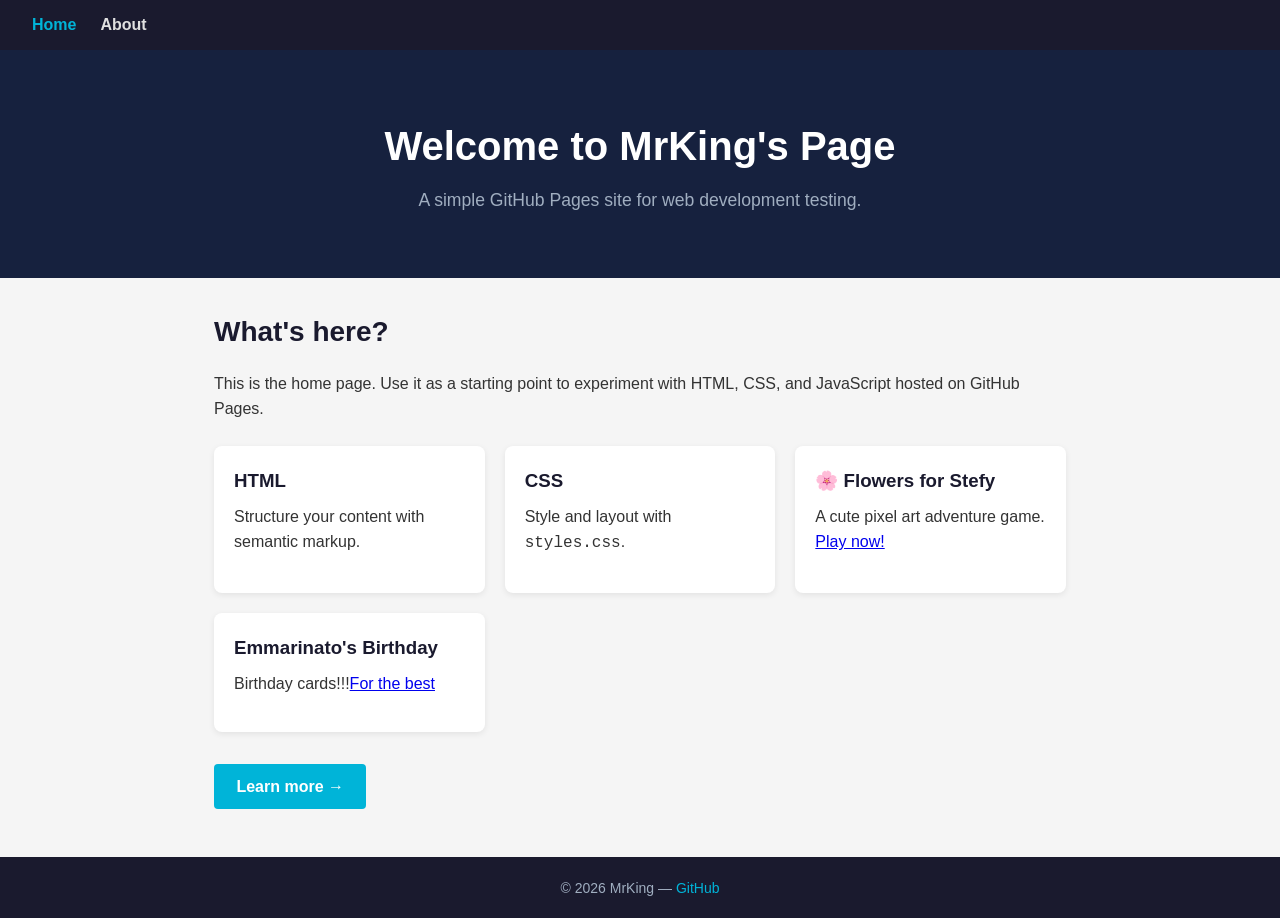
<file: index.html>
<!DOCTYPE html>
<html lang="en">
<head>
  <meta charset="UTF-8" />
  <meta name="viewport" content="width=device-width, initial-scale=1.0" />
  <meta name="description" content="MrKing's GitHub Pages – web development testing ground." />
  <title>MrKing | Home</title>
  <link rel="stylesheet" href="styles.css" />
</head>
<body>

  <nav>
    <ul>
      <li><a href="index.html" class="active">Home</a></li>
      <li><a href="about.html">About</a></li>
    </ul>
  </nav>

  <header>
    <h1>Welcome to MrKing's Page</h1>
    <p>A simple GitHub Pages site for web development testing.</p>
  </header>

  <main>
    <h2>What's here?</h2>
    <p>
      This is the home page. Use it as a starting point to experiment with HTML,
      CSS, and JavaScript hosted on GitHub Pages.
    </p>

    <div class="card-grid">
      <div class="card">
        <h3>HTML</h3>
        <p>Structure your content with semantic markup.</p>
      </div>
      <div class="card">
        <h3>CSS</h3>
        <p>Style and layout with <code>styles.css</code>.</p>
      </div>
      <div class="card">
        <h3>🌸 Flowers for Stefy</h3>
        <p>A cute pixel art adventure game. <a href="stefy/">Play now!</a></p>
      </div>
      <div class="card">
        <h3>Emmarinato's Birthday</h3>
        <p>Birthday cards!!!<a href="rinato/">For the best</a></p>
      </div>
    </div>

    <p style="margin-top:2rem;">
      <a class="btn" href="about.html">Learn more &rarr;</a>
    </p>
  </main>

  <footer>
    <p>&copy; 2026 MrKing &mdash; <a href="https://github.com/MrKingHatter/mrking.github.io">GitHub</a></p>
  </footer>

</body>
</html>
</file>
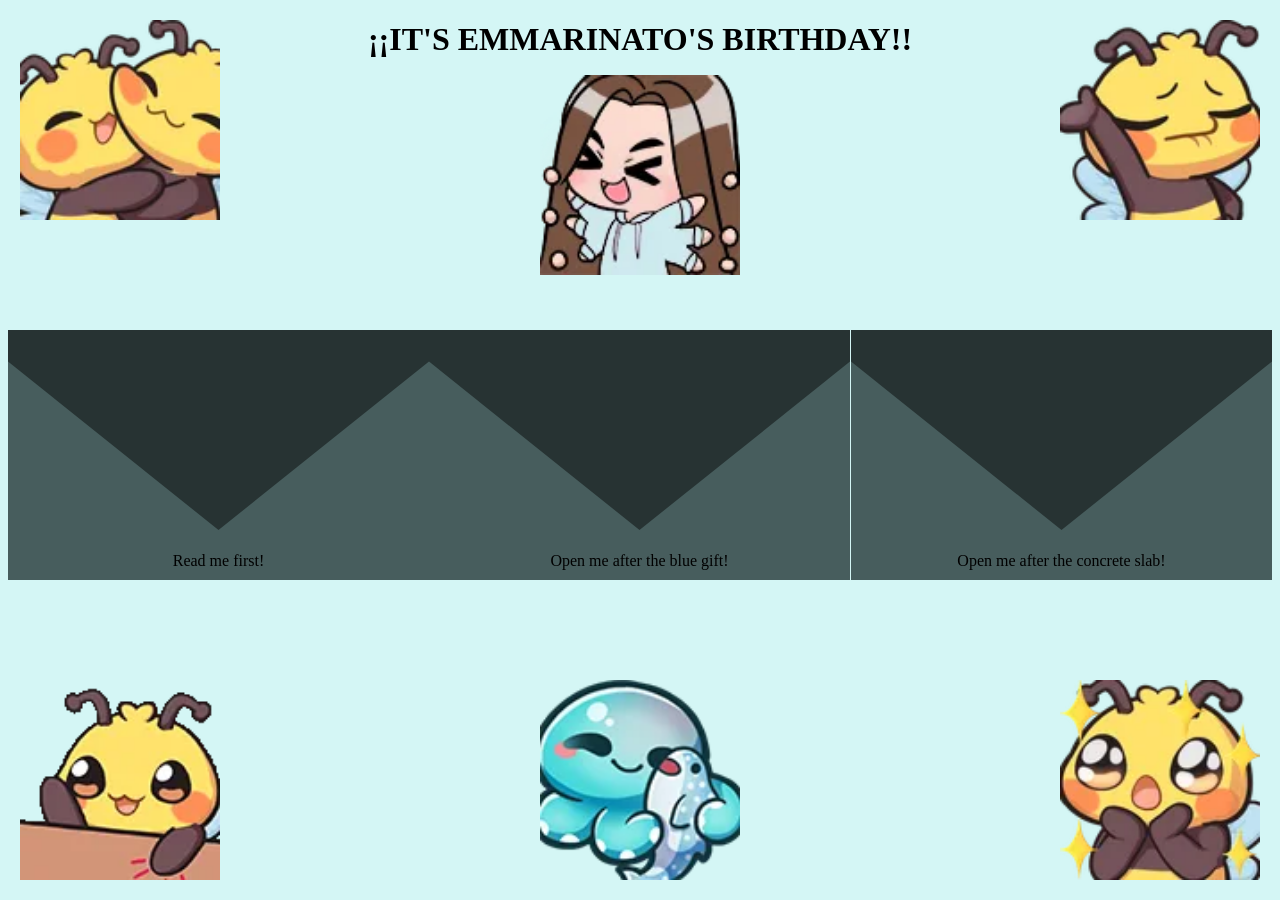
<file: rinato/index.html>
<!DOCTYPE html>
<html lang="en">
<head>
    <meta charset="UTF-8">
    <meta name="viewport" content="width=device-width, initial-scale=1.0">
    <title>EMMARINATO'S BIRTHDAY</title>
    <link href="style.css" rel="stylesheet">
</head>
<body>
    <h1 class="title">¡¡IT'S EMMARINATO'S BIRTHDAY!!</h1>
    <img class="icn icn0" src="Resources/emma.webp">
    <img class="icn icn1" src="Resources/beehug.webp">
    <img class="icn icn2" src="Resources/beeslay.webp">
    <img class="icn icn3" src="Resources/octhug.webp">
    <img class="icn icn4" src="Resources/beeawe.webp">
    <img class="icn icn5" src="Resources/beetap.webp">
    <div class="matrix">
        <iframe class="framed-envelope" src="Envelopes/EmmaWelcome.html" frameborder="0" scrolling="no" title="envelope"></iframe>
        <iframe class="framed-envelope" src="Envelopes/EmmaG1.html" frameborder="0" scrolling="no" title="envelope"></iframe>
        <iframe class="framed-envelope" src="Envelopes/EmmaG2.html" frameborder="0" scrolling="no" title="envelope"></iframe>
    </div>
</body>
</html>
</file>
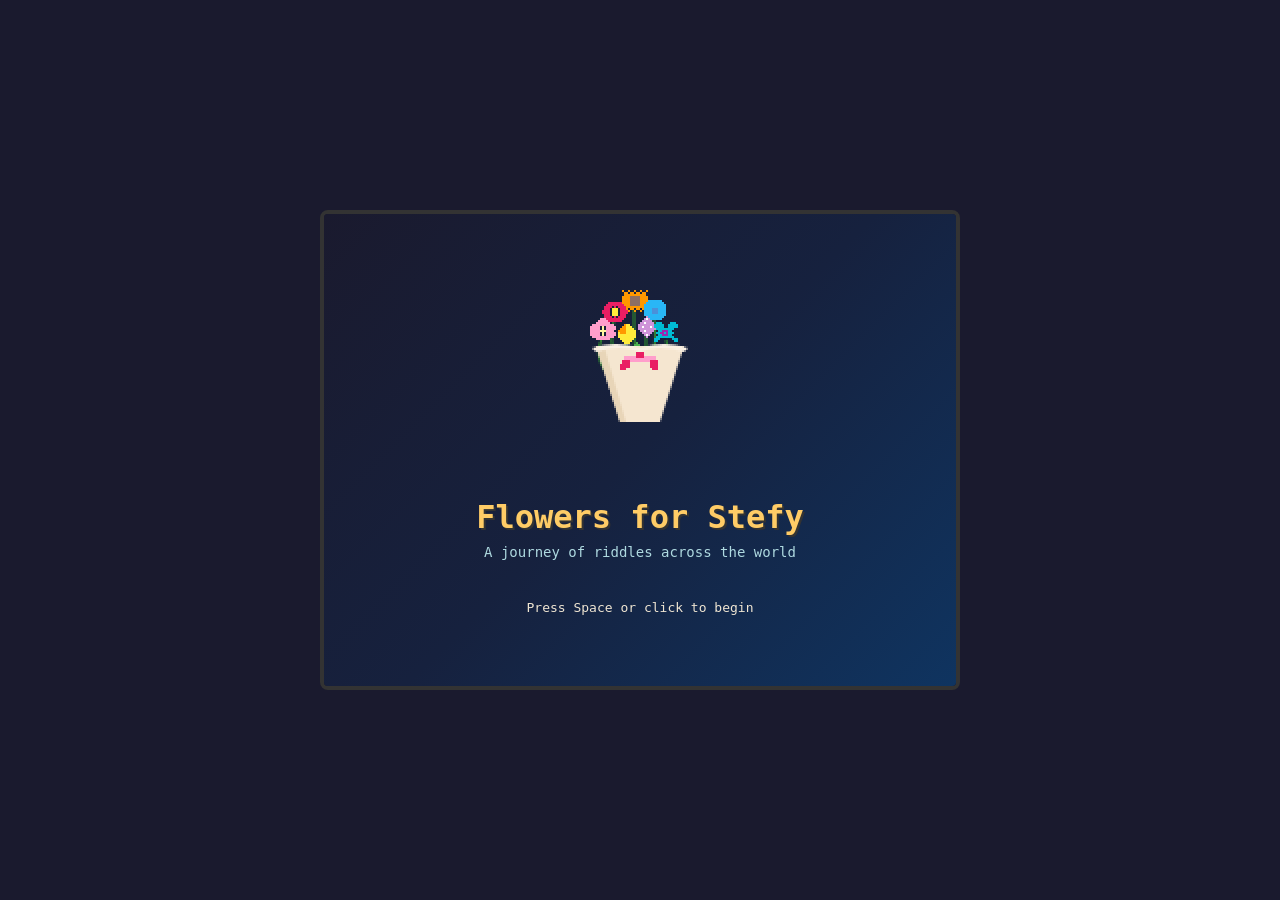
<file: stefy/index.html>
<!DOCTYPE html>
<html lang="en">
<head>
  <meta charset="UTF-8" />
  <meta name="viewport" content="width=device-width, initial-scale=1.0" />
  <meta name="description" content="Flowers for Stefy" />
  <title>Flowers for Stefy</title>
  <link rel="stylesheet" href="styles.css" />
</head>
<body>
  <div id="unsupported-screen" class="hidden">
    <h1>🌸 Flowers for Stefy</h1>
    <p>This game is best experienced on a <strong>desktop computer</strong> using <strong>Chrome</strong> or <strong>Edge</strong>.</p>
    <p>Please open this link on a PC/Mac in one of those browsers to play!</p>
  </div>
  <div id="game-container">
    <canvas id="game-canvas" width="640" height="480"></canvas>
    <div id="dialog-box" class="hidden">
      <div id="dialog-speaker"></div>
      <div id="dialog-text"></div>
      <div id="dialog-choices" class="hidden"></div>
      <div id="dialog-prompt">▼ Press Space</div>
    </div>
    <div id="ui-overlay">
      <div id="flower-count">🌸 <span id="flowers-collected">0</span>/7</div>
      <div id="objective-display" class="hidden"></div>
      <div id="location-name"></div>
      <div id="hint-prompt" class="hidden">Press H for hint</div>
      <button id="music-toggle" title="Toggle music (M)">♪</button>
    </div>
    <div id="title-screen">
      <canvas id="title-art" width="128" height="96"></canvas>
      <h1>Flowers for Stefy</h1>
      <p class="subtitle">A journey of riddles across the world</p>
      <p class="start-prompt">Press Space or click to begin</p>
    </div>
  </div>
  <script type="module" src="game/main.js"></script>
  <script>
    (function() {
      var ua = navigator.userAgent;
      var isDesktop = !/Mobi|Android|iPhone|iPad|iPod|tablet/i.test(ua);
      var isChromium = /Chrome\//.test(ua) || /Edg\//.test(ua);
      if (!isDesktop || !isChromium) {
        document.getElementById('unsupported-screen').classList.remove('hidden');
        document.getElementById('game-container').style.display = 'none';
      }
    })();
  </script>
</body>
</html>
</file>
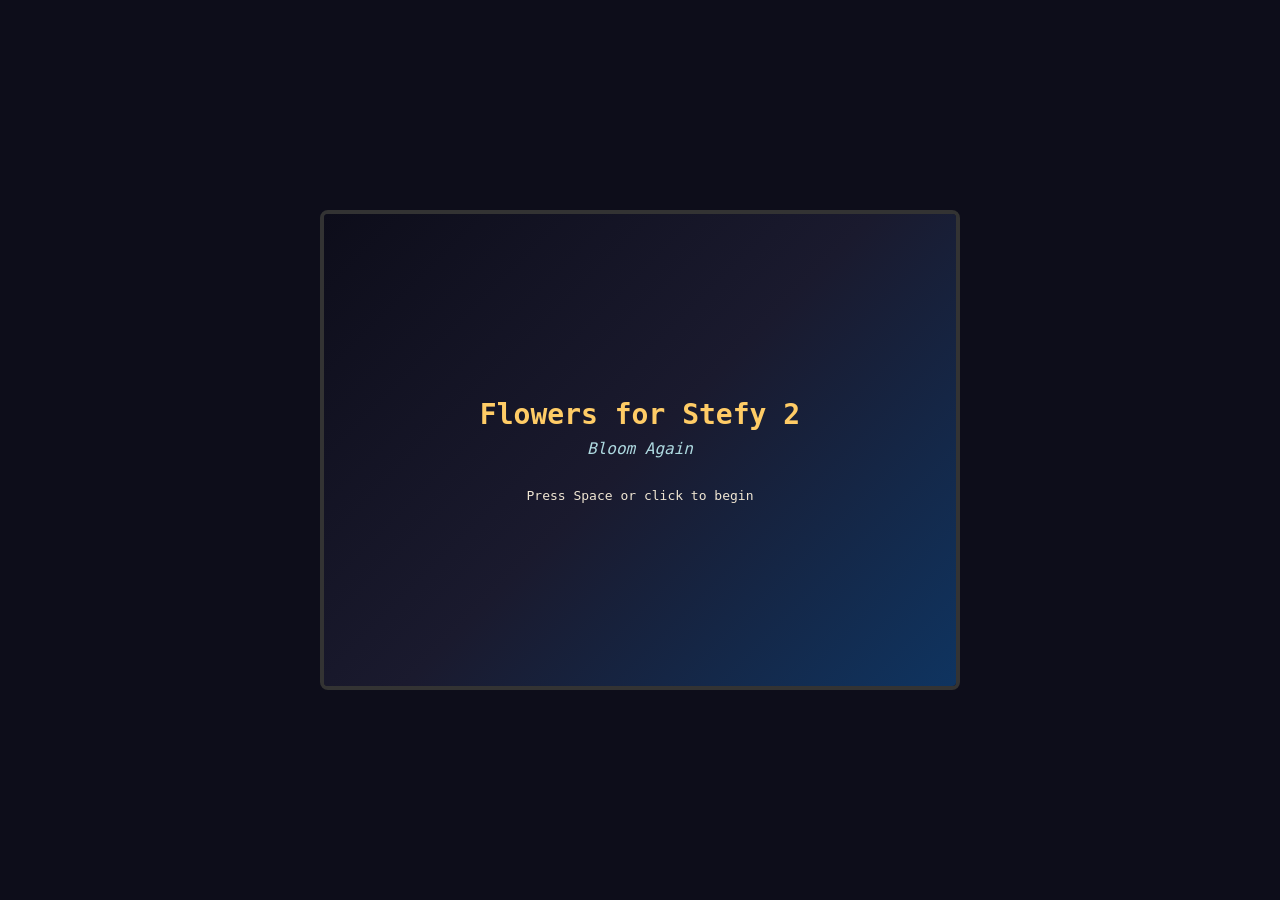
<file: stefy2/index.html>
<!DOCTYPE html>
<html lang="en">
<head>
<meta charset="UTF-8">
<meta name="viewport" content="width=device-width, initial-scale=1.0">
<meta name="description" content="Flowers for Stefy 2: Bloom Again">
<title>Flowers for Stefy 2: Bloom Again</title>
<link rel="stylesheet" href="styles.css">
</head>
<body>
<div id="unsupported-screen" class="hidden">
  <h1>🌸 Flowers for Stefy 2</h1>
  <p>This game is best experienced on a <strong>desktop computer</strong> using <strong>Chrome</strong> or <strong>Edge</strong>.</p>
  <p>Please open this link on a PC/Mac in one of those browsers to play!</p>
</div>
<div id="game-container">
  <canvas id="game-canvas" width="640" height="480"></canvas>
  <div id="dialog-box" class="hidden">
    <div id="dialog-speaker"></div>
    <div id="dialog-text"></div>
    <div id="dialog-choices" class="hidden"></div>
    <div id="dialog-prompt">▼ Press Space</div>
  </div>
  <div id="ui-overlay">
    <div id="memory-count">✦ <span id="memories-collected">0</span>/7</div>
    <div id="objective-display" class="hidden"></div>
    <div id="location-name"></div>
  </div>
  <button id="music-toggle" title="Toggle music (M)">♪</button>
  <div id="title-screen">
    <h1>Flowers for Stefy 2</h1>
    <p class="subtitle">Bloom Again</p>
    <p class="start-prompt">Press Space or click to begin</p>
  </div>
</div>
<script type="module" src="game/main.js"></script>
<script>
(function() {
  var ua = navigator.userAgent;
  var isDesktop = !/Mobi|Android|iPhone|iPad|iPod|tablet/i.test(ua);
  var isChromium = /Chrome\//.test(ua) || /Edg\//.test(ua);
  if (!isDesktop || !isChromium) {
    document.getElementById('unsupported-screen').classList.remove('hidden');
    document.getElementById('game-container').style.display = 'none';
  }
})();
</script>
</body>
</html>
</file>
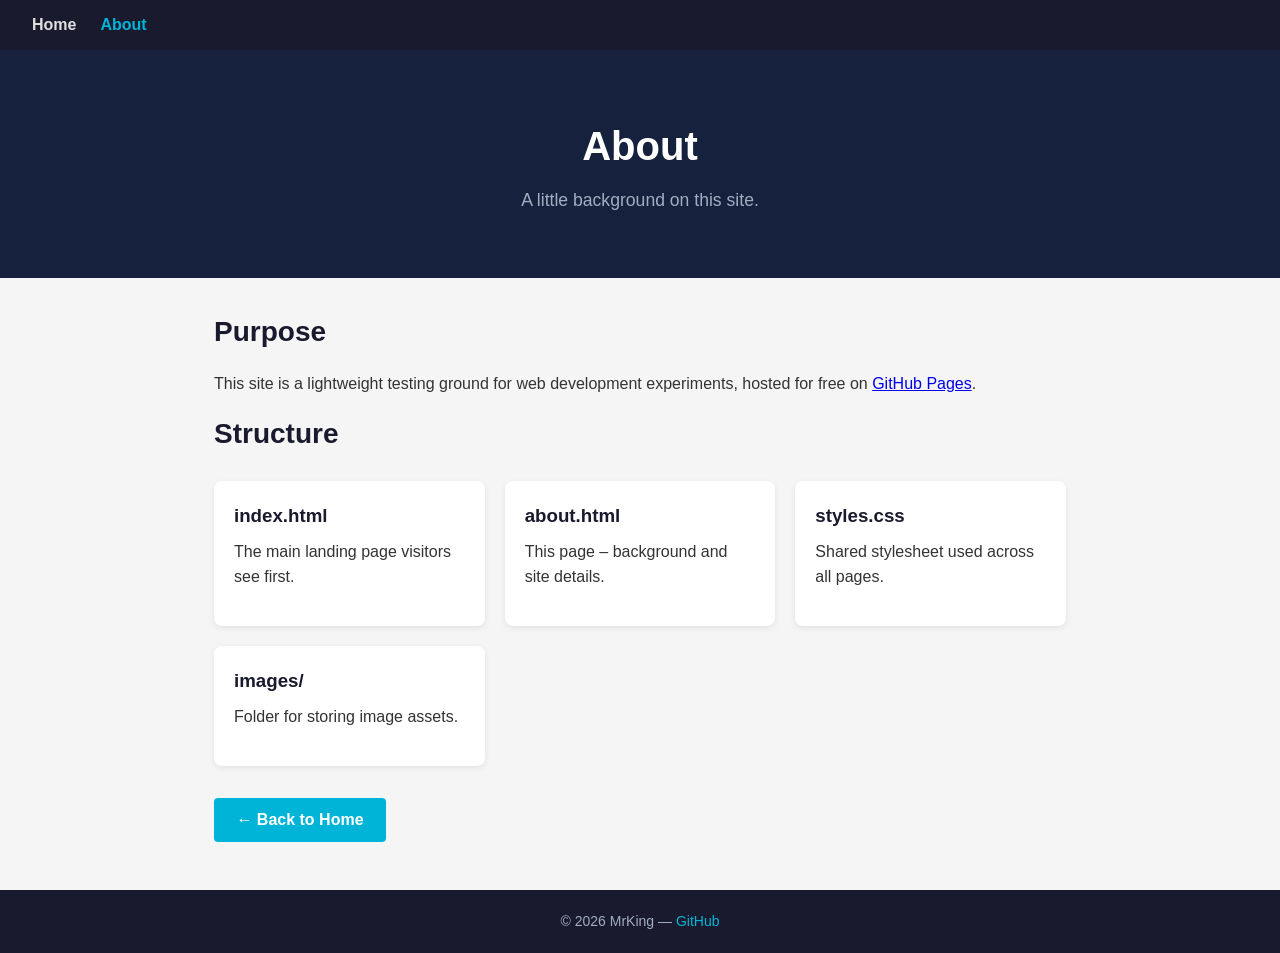
<file: about.html>
<!DOCTYPE html>
<html lang="en">
<head>
  <meta charset="UTF-8" />
  <meta name="viewport" content="width=device-width, initial-scale=1.0" />
  <meta name="description" content="About this GitHub Pages testing site." />
  <title>MrKing | About</title>
  <link rel="stylesheet" href="styles.css" />
</head>
<body>

  <nav>
    <ul>
      <li><a href="index.html">Home</a></li>
      <li><a href="about.html" class="active">About</a></li>
    </ul>
  </nav>

  <header>
    <h1>About</h1>
    <p>A little background on this site.</p>
  </header>

  <main>
    <h2>Purpose</h2>
    <p>
      This site is a lightweight testing ground for web development experiments,
      hosted for free on <a href="https://pages.github.com/">GitHub Pages</a>.
    </p>

    <h2>Structure</h2>
    <div class="card-grid">
      <div class="card">
        <h3>index.html</h3>
        <p>The main landing page visitors see first.</p>
      </div>
      <div class="card">
        <h3>about.html</h3>
        <p>This page – background and site details.</p>
      </div>
      <div class="card">
        <h3>styles.css</h3>
        <p>Shared stylesheet used across all pages.</p>
      </div>
      <div class="card">
        <h3>images/</h3>
        <p>Folder for storing image assets.</p>
      </div>
    </div>

    <p style="margin-top:2rem;">
      <a class="btn" href="index.html">&larr; Back to Home</a>
    </p>
  </main>

  <footer>
    <p>&copy; 2026 MrKing &mdash; <a href="https://github.com/MrKingHatter/mrking.github.io">GitHub</a></p>
  </footer>

</body>
</html>
</file>
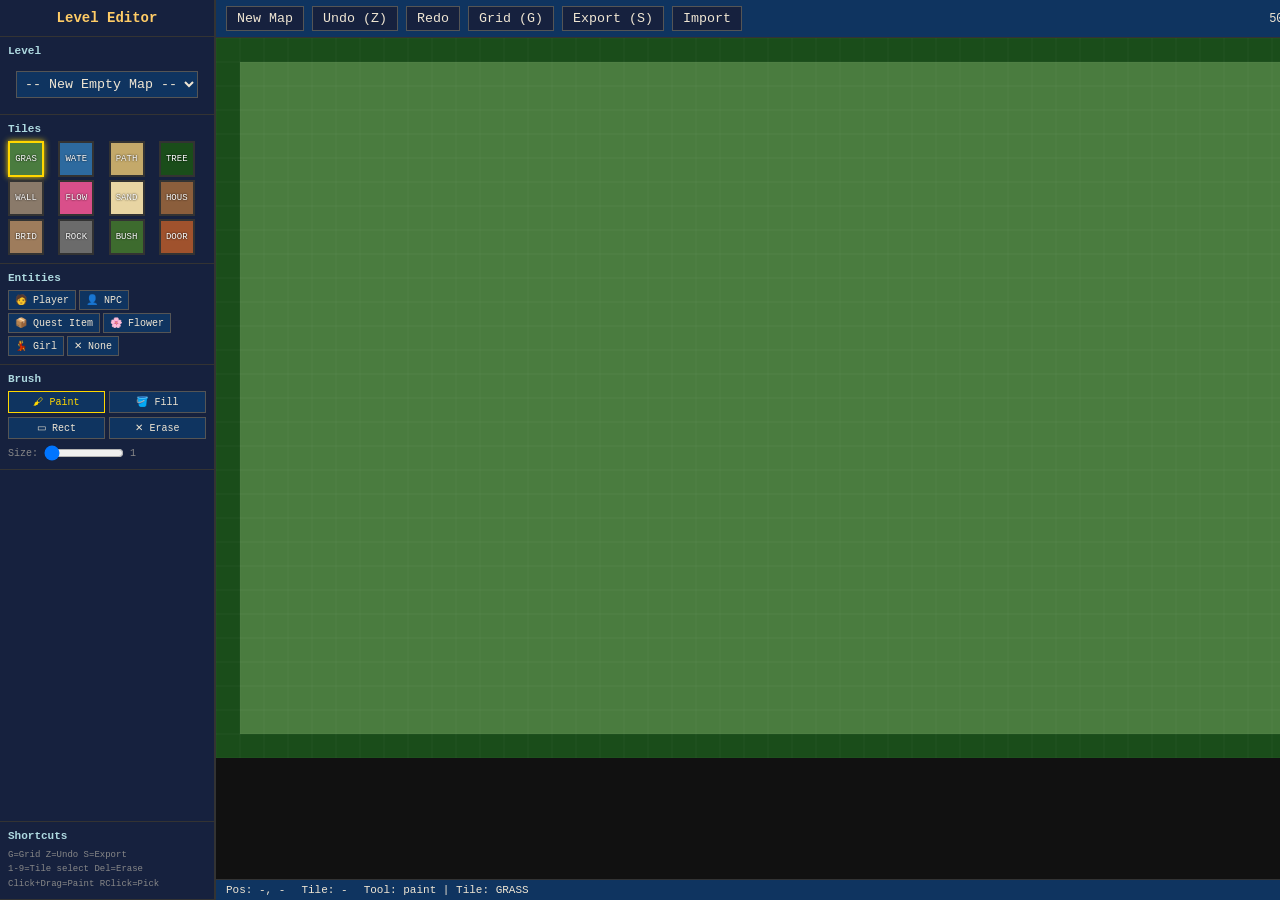
<file: stefy/editor.html>
<!DOCTYPE html>
<html lang="en">
<head>
<meta charset="UTF-8">
<meta name="viewport" content="width=device-width, initial-scale=1.0">
<title>Flowers for Stefy - Level Editor</title>
<style>
* { margin: 0; padding: 0; box-sizing: border-box; }
body { background: #1a1a2e; color: #f0e6d3; font-family: monospace; display: flex; height: 100vh; overflow: hidden; }

/* Sidebar */
#sidebar { width: 220px; background: #16213e; border-right: 2px solid #333; display: flex; flex-direction: column; }
#sidebar h2 { padding: 10px; text-align: center; color: #ffcc66; font-size: 14px; border-bottom: 1px solid #333; }
#level-select { margin: 8px; padding: 4px; background: #0f3460; color: #f0e6d3; border: 1px solid #555; font-family: monospace; }
.tool-group { padding: 8px; border-bottom: 1px solid #333; }
.tool-group h3 { font-size: 11px; color: #aed9e0; margin-bottom: 6px; }
#tile-palette { display: grid; grid-template-columns: repeat(4, 1fr); gap: 3px; }
.tile-btn { width: 36px; height: 36px; border: 2px solid #333; cursor: pointer; display: flex; align-items: center; justify-content: center; font-size: 9px; color: #fff; text-shadow: 0 0 2px #000; }
.tile-btn.active { border-color: #ffd700; box-shadow: 0 0 6px #ffd700; }
.tile-btn:hover { border-color: #aed9e0; }

/* Entity buttons */
.entity-group { display: flex; flex-wrap: wrap; gap: 3px; }
.entity-btn { padding: 3px 6px; background: #0f3460; border: 1px solid #555; color: #f0e6d3; cursor: pointer; font-size: 10px; font-family: monospace; }
.entity-btn.active { border-color: #ffd700; color: #ffd700; }
.entity-btn:hover { border-color: #aed9e0; }

/* Tools */
.tool-row { display: flex; gap: 4px; margin-bottom: 4px; }
.tool-btn { flex: 1; padding: 4px; background: #0f3460; border: 1px solid #555; color: #f0e6d3; cursor: pointer; font-size: 10px; font-family: monospace; text-align: center; }
.tool-btn.active { border-color: #ffd700; color: #ffd700; }
.tool-btn:hover { border-color: #aed9e0; }

/* Main area */
#main { flex: 1; display: flex; flex-direction: column; }
#toolbar { padding: 6px 10px; background: #0f3460; border-bottom: 1px solid #333; display: flex; gap: 8px; align-items: center; font-size: 12px; }
#toolbar button { padding: 4px 10px; background: #16213e; border: 1px solid #555; color: #f0e6d3; cursor: pointer; font-family: monospace; }
#toolbar button:hover { border-color: #ffd700; color: #ffd700; }
#canvas-wrap { flex: 1; overflow: auto; position: relative; background: #111; }
#editor-canvas { image-rendering: pixelated; cursor: crosshair; }
#statusbar { padding: 4px 10px; background: #0f3460; border-top: 1px solid #333; font-size: 11px; display: flex; gap: 16px; }
#export-modal { display: none; position: fixed; inset: 0; background: rgba(0,0,0,0.8); z-index: 100; align-items: center; justify-content: center; }
#export-modal.show { display: flex; }
#export-box { background: #16213e; border: 2px solid #ffd700; padding: 16px; width: 600px; max-height: 80vh; display: flex; flex-direction: column; }
#export-box h3 { color: #ffd700; margin-bottom: 8px; }
#export-box textarea { flex: 1; min-height: 300px; background: #0a0a1a; color: #aed9e0; border: 1px solid #333; padding: 8px; font-family: monospace; font-size: 11px; resize: vertical; }
#export-box .btn-row { margin-top: 8px; display: flex; gap: 8px; }
#export-box button { padding: 6px 14px; background: #0f3460; border: 1px solid #555; color: #f0e6d3; cursor: pointer; font-family: monospace; }
</style>
</head>
<body>
<!-- SIDEBAR -->
<div id="sidebar">
  <h2>Level Editor</h2>
  <div class="tool-group">
    <h3>Level</h3>
    <select id="level-select"></select>
  </div>
  <div class="tool-group">
    <h3>Tiles</h3>
    <div id="tile-palette"></div>
  </div>
  <div class="tool-group">
    <h3>Entities</h3>
    <div class="entity-group" id="entity-palette"></div>
  </div>
  <div class="tool-group">
    <h3>Brush</h3>
    <div class="tool-row">
      <button class="tool-btn active" data-brush="paint" title="Paint tiles">🖌 Paint</button>
      <button class="tool-btn" data-brush="fill" title="Flood fill">🪣 Fill</button>
    </div>
    <div class="tool-row">
      <button class="tool-btn" data-brush="rect" title="Rectangle">▭ Rect</button>
      <button class="tool-btn" data-brush="erase" title="Erase to grass">✕ Erase</button>
    </div>
    <div style="margin-top:6px; font-size:10px; color:#888;">
      Size: <input type="range" id="brush-size" min="1" max="5" value="1" style="width:80px; vertical-align:middle;">
      <span id="brush-size-label">1</span>
    </div>
  </div>
  <div class="tool-group" style="flex:1;"></div>
  <div class="tool-group">
    <h3>Shortcuts</h3>
    <div style="font-size:9px; color:#888; line-height:1.6;">
      G=Grid  Z=Undo  S=Export<br>
      1-9=Tile select  Del=Erase<br>
      Click+Drag=Paint  RClick=Pick
    </div>
  </div>
</div>

<!-- MAIN -->
<div id="main">
  <div id="toolbar">
    <button id="btn-new">New Map</button>
    <button id="btn-undo">Undo (Z)</button>
    <button id="btn-redo">Redo</button>
    <button id="btn-grid">Grid (G)</button>
    <button id="btn-export">Export (S)</button>
    <button id="btn-import">Import</button>
    <span style="flex:1"></span>
    <span id="map-info"></span>
  </div>
  <div id="canvas-wrap">
    <canvas id="editor-canvas"></canvas>
  </div>
  <div id="statusbar">
    <span id="status-pos">Pos: 0, 0</span>
    <span id="status-tile">Tile: GRASS</span>
    <span id="status-tool">Tool: Paint</span>
  </div>
</div>

<!-- EXPORT MODAL -->
<div id="export-modal">
  <div id="export-box">
    <h3>Map Data</h3>
    <textarea id="export-text" readonly></textarea>
    <div class="btn-row">
      <button id="btn-copy">Copy to Clipboard</button>
      <button id="btn-close-export">Close</button>
    </div>
  </div>
</div>

<script type="module" src="editor.js"></script>
</body>
</html>
</file>
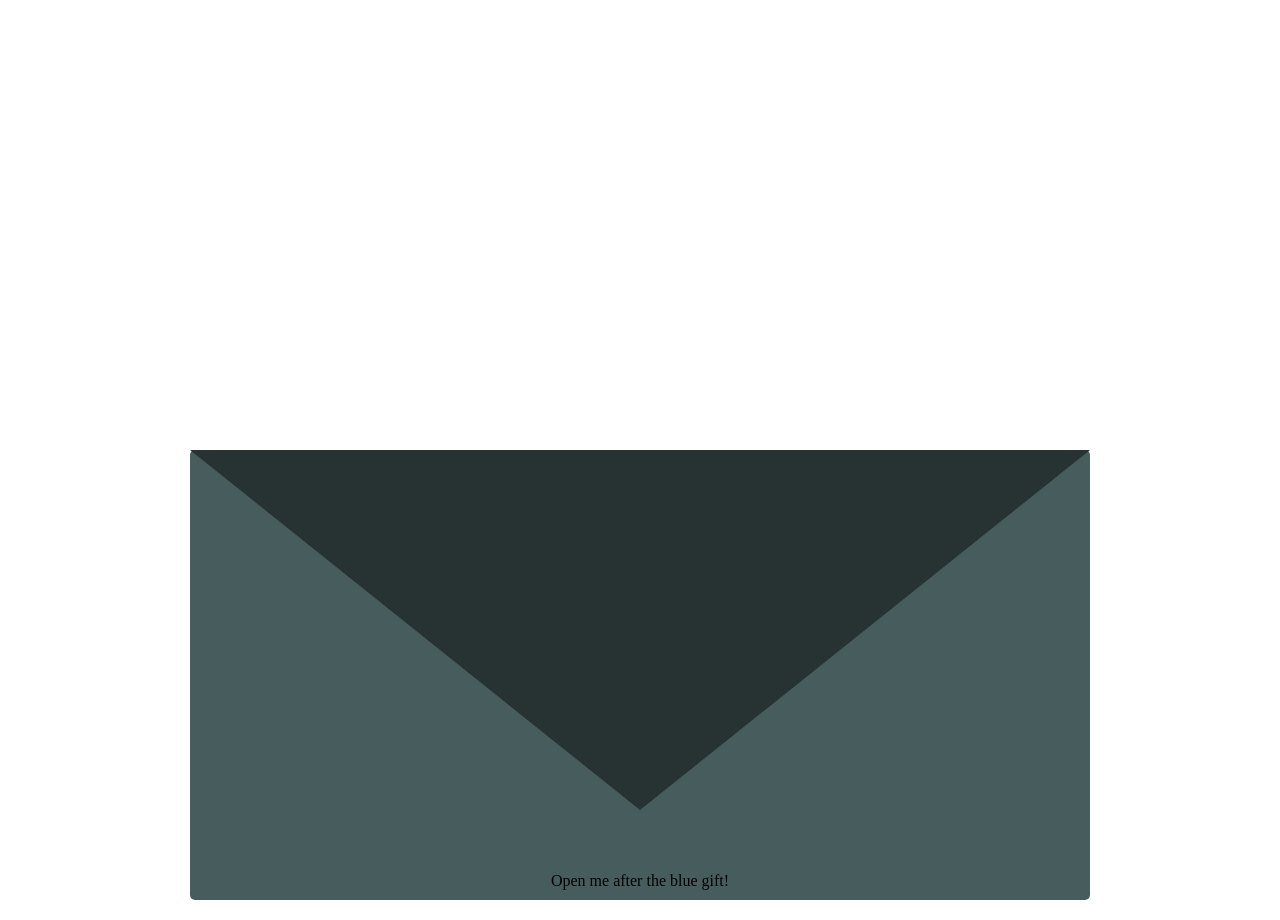
<file: rinato/Envelopes/EmmaG1.html>
<!DOCTYPE html>
<html lang="en">
<head>
    <meta charset="UTF-8">
    <meta name="viewport" content="width=device-width, initial-scale=1.0">
    <title>Gift number 1</title>
    <link href="styleEnvelope.css" rel="stylesheet">
    <script src="script.js"></script>
</head>
<body>
    <div id="envelope">
        <div class="opening" id="opening">
            <div id="paper" class="paper hidden">Long ago, I received my first proof that you were not just a fake AI person, when you sent me my very own and very first Jellycat I've ever owned! Such a cute gift!! When I asked for wishes this birthday, all I received was "I want a Jellycat for my bakery!!" Well, Emmarinato is my idol and my Baguette was lonely and missing a sister, so my first gift to you is the twin sister of my very own little baby, so you'll be reminded of what an amazing friend you are and, of course, to always be a baguette </br> </br> !slay meuf, I hope you love it!</div>
        </div>
        <div id="flap" class="flap closed"></div>
        <div id="name">Open me after the blue gift!</div>
    </div>
</body>
</html>
</file>
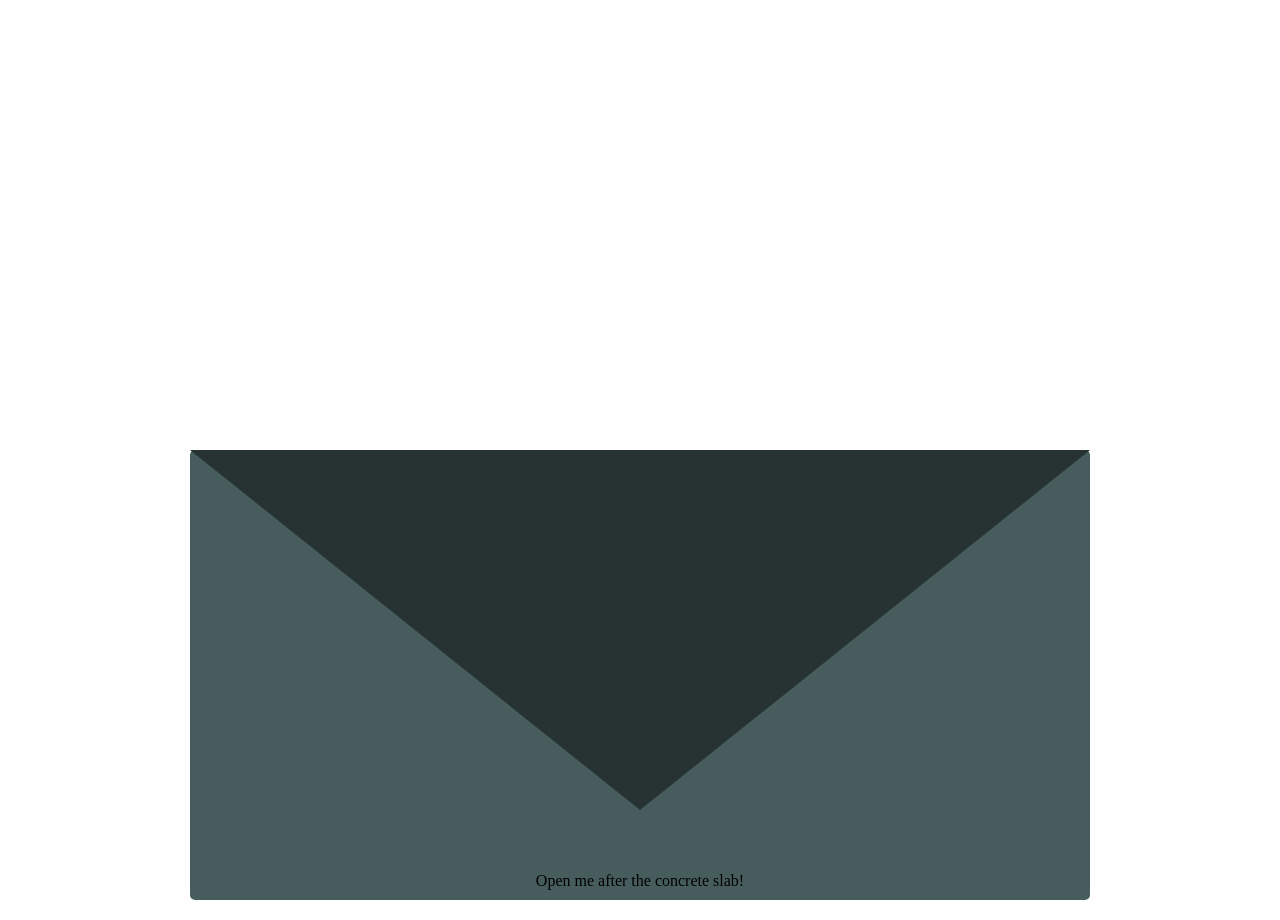
<file: rinato/Envelopes/EmmaG2.html>
<!DOCTYPE html>
<html lang="en">
<head>
    <meta charset="UTF-8">
    <meta name="viewport" content="width=device-width, initial-scale=1.0">
    <title>Gift number 2</title>
    <link href="styleEnvelope.css" rel="stylesheet">
    <script src="script.js"></script>
</head>
<body>
    <div id="envelope">
        <div class="opening" id="opening">
            <div id="paper" class="paper hidden">For making everyone who found you feel lucky, you deserve another gift. I found the best streamer on the internet, all thanks to Stardew Valley, and I heard that you love the music from there, so I gift you something special just to remind you of your favorite game and how you met me </br> </br> You deserve the world, but I'm not that rich, so I just send you a HAPPY BIRTHDAY EMMAAAAA, TE QUIEROOOO </br> </br> P.S. If you don't like it, that was all just a joke and the actual gift was the Palia outfits </br> </br> ILYSM - YOUR IDIOT</div>
        </div>
        <div id="flap" class="flap closed"></div>
        <div id="name">Open me after the concrete slab!</div>
    </div>
</body>
</html>
</file>
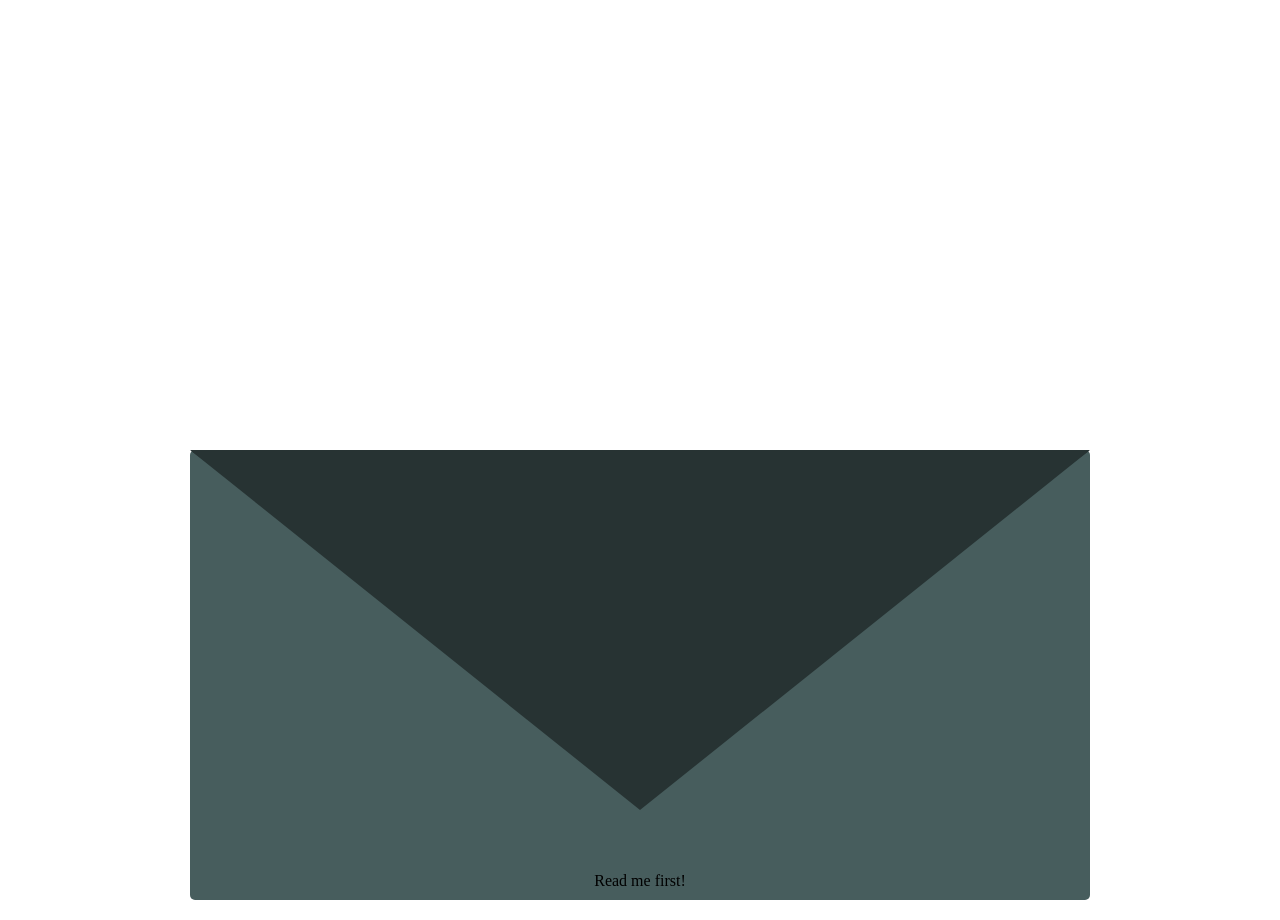
<file: rinato/Envelopes/EmmaWelcome.html>
<!DOCTYPE html>
<html lang="en">
<head>
    <meta charset="UTF-8">
    <meta name="viewport" content="width=device-width, initial-scale=1.0">
    <title>Welcome</title>
    <link href="styleEnvelope.css" rel="stylesheet">
    <script src="script.js"></script>
</head>
<body>
    <div id="envelope">
        <div class="opening" id="opening">
            <div id="paper" class="paper hidden">It's finally emmarinato's birthday!!!! YAY!!! OLD DINO!! </br> Emmarinato is the sweetest and funniest French person I have ever met! Always amazing and looking Bonita, it's honestly incredible, but the beauty routine is being kept a secret... </br> Every day, everyone who has met her should feel lucky, so thank youuuuu for being amazing!! You're gonna be famous soon, and then you're gonna forget all about your 154th Twitch follower, so I sent you a few things to forever remind you </br> </br> HAPPY BIRTHDAY EMMA!! Two gifts I have sent you. You must open the blue one first. You deserve all the goodness the world has to offer!! </br> </br> P.S. As a special birthday treat, I'll admit, I'm not just here for your hair</div>
        </div>
        <div id="flap" class="flap closed"></div>
        <div id="name">Read me first!</div>
    </div>
</body>
</html>
</file>
<file: styles.css>
/* =========================================
   Global Reset & Base Styles
   ========================================= */
*, *::before, *::after {
  box-sizing: border-box;
  margin: 0;
  padding: 0;
}

html {
  font-size: 16px;
  scroll-behavior: smooth;
}

body {
  font-family: 'Segoe UI', Tahoma, Geneva, Verdana, sans-serif;
  background-color: #f5f5f5;
  color: #333;
  line-height: 1.6;
  min-height: 100vh;
  display: flex;
  flex-direction: column;
}

/* =========================================
   Navigation
   ========================================= */
nav {
  background-color: #1a1a2e;
  padding: 0.75rem 2rem;
}

nav ul {
  list-style: none;
  display: flex;
  gap: 1.5rem;
}

nav ul li a {
  color: #e0e0e0;
  text-decoration: none;
  font-weight: 600;
  transition: color 0.2s;
}

nav ul li a:hover,
nav ul li a.active {
  color: #00b4d8;
}

/* =========================================
   Header / Hero
   ========================================= */
header {
  background-color: #16213e;
  color: #fff;
  text-align: center;
  padding: 4rem 2rem;
}

header h1 {
  font-size: 2.5rem;
  margin-bottom: 0.5rem;
}

header p {
  font-size: 1.1rem;
  color: #a0aec0;
}

/* =========================================
   Main Content
   ========================================= */
main {
  flex: 1;
  max-width: 900px;
  width: 100%;
  margin: 2rem auto;
  padding: 0 1.5rem;
}

main h2 {
  font-size: 1.75rem;
  margin-bottom: 1rem;
  color: #1a1a2e;
}

main p {
  margin-bottom: 1rem;
}

/* =========================================
   Cards
   ========================================= */
.card-grid {
  display: grid;
  grid-template-columns: repeat(auto-fit, minmax(220px, 1fr));
  gap: 1.25rem;
  margin-top: 1.5rem;
}

.card {
  background: #fff;
  border-radius: 8px;
  padding: 1.25rem;
  box-shadow: 0 2px 6px rgba(0, 0, 0, 0.08);
  transition: transform 0.2s, box-shadow 0.2s;
}

.card:hover {
  transform: translateY(-3px);
  box-shadow: 0 6px 16px rgba(0, 0, 0, 0.12);
}

.card h3 {
  margin-bottom: 0.5rem;
  color: #1a1a2e;
}

/* =========================================
   Buttons
   ========================================= */
.btn {
  display: inline-block;
  background-color: #00b4d8;
  color: #fff;
  padding: 0.6rem 1.4rem;
  border-radius: 4px;
  text-decoration: none;
  font-weight: 600;
  transition: background-color 0.2s;
}

.btn:hover {
  background-color: #0096b7;
}

/* =========================================
   Images
   ========================================= */
img {
  max-width: 100%;
  height: auto;
  display: block;
  border-radius: 6px;
}

/* =========================================
   Footer
   ========================================= */
footer {
  background-color: #1a1a2e;
  color: #a0aec0;
  text-align: center;
  padding: 1.25rem 2rem;
  font-size: 0.875rem;
}

footer a {
  color: #00b4d8;
  text-decoration: none;
}

footer a:hover {
  text-decoration: underline;
}
</file>
<file: rinato/style.css>
html {
    background-color: rgb(212,246,245);
}

.icn {
    position: absolute;
    width: 200px;
    max-width: 60%;
    height: auto;
    z-index: -1;
}

.icn0 {
    position: absolute;
    top: 75px;
    left: 50%;
    translate: -50%;
}

.icn1 {
    position: absolute;
    top: 20px;
    left: 20px;
}

.icn2 {
    position: absolute;
    top: 20px;
    right: 20px;
}

.icn3 {
    position: absolute;
    bottom: 20px;
    left: 50%;
    translate: -50%;
}

.icn4 {
    position: absolute;
    bottom: 20px;
    right: 20px;
}

.icn5 {
    position: absolute;
    bottom: 20px;
    left: 20px;
}

#heart {
    position: absolute;
    bottom: 0%;
    left: 50%;
    translate: -50%;
}

.framed-envelope {
    height: 100%;
    width: 100%;
    overflow: scroll;
}

.matrix {
    height: 500px;
    width: 100%;
    display: grid;
    grid-template-columns: 1fr 1fr 1fr;
    justify-items: center;
}

.title {
    text-align: center;
    background-color: rgba(212, 246, 245, 0);
    border-radius: 5px;
    font-family: 'Lucida Handwriting';
}
</file>
<file: stefy/styles.css>
* {
  margin: 0;
  padding: 0;
  box-sizing: border-box;
}

#unsupported-screen {
  position: fixed;
  inset: 0;
  background: linear-gradient(135deg, #1a1a2e 0%, #16213e 50%, #0f3460 100%);
  display: flex;
  flex-direction: column;
  justify-content: center;
  align-items: center;
  text-align: center;
  padding: 2rem;
  z-index: 9999;
  color: #f0e6d3;
  font-family: monospace;
}
#unsupported-screen h1 { font-size: 1.8rem; margin-bottom: 1.5rem; color: #ffcc66; }
#unsupported-screen p { font-size: 1rem; line-height: 1.6; max-width: 400px; margin-bottom: 0.8rem; }
#unsupported-screen.hidden { display: none; }

body {
  background: #1a1a2e;
  display: flex;
  justify-content: center;
  align-items: center;
  min-height: 100vh;
  font-family: monospace;
  overflow: hidden;
}

#game-container {
  position: relative;
  width: 640px;
  height: 480px;
  border: 4px solid #333;
  border-radius: 8px;
  overflow: hidden;
  image-rendering: pixelated;
}

#game-canvas {
  display: block;
  image-rendering: pixelated;
  image-rendering: crisp-edges;
}

#dialog-box {
  position: absolute;
  bottom: 16px;
  left: 16px;
  right: 16px;
  background: rgba(10, 10, 30, 0.92);
  border: 3px solid #f0e6d3;
  border-radius: 8px;
  padding: 14px 18px;
  color: #f0e6d3;
  font-size: 14px;
  line-height: 1.5;
  z-index: 10;
}

#dialog-box.hidden { display: none; }

#dialog-speaker {
  font-weight: bold;
  color: #ffcc66;
  margin-bottom: 4px;
  font-size: 13px;
  text-transform: uppercase;
  letter-spacing: 1px;
}

#dialog-text {
  min-height: 40px;
}

#dialog-prompt {
  text-align: right;
  color: #aaa;
  font-size: 11px;
  margin-top: 6px;
  animation: blink 1s infinite;
}

#dialog-choices {
  margin-top: 8px;
  display: flex;
  flex-direction: column;
  gap: 4px;
}

#dialog-choices.hidden { display: none; }

.dialog-choice {
  padding: 6px 12px;
  background: rgba(255, 204, 102, 0.1);
  border: 2px solid #555;
  border-radius: 4px;
  color: #f0e6d3;
  font-size: 13px;
  cursor: pointer;
  transition: border-color 0.15s, background 0.15s;
}

.dialog-choice.selected {
  border-color: #ffcc66;
  background: rgba(255, 204, 102, 0.2);
}

.dialog-choice-key {
  color: #ffcc66;
  font-weight: bold;
  margin-right: 8px;
}

@keyframes blink {
  0%, 100% { opacity: 1; }
  50% { opacity: 0.3; }
}

#ui-overlay {
  position: absolute;
  top: 12px;
  left: 16px;
  right: 16px;
  display: flex;
  justify-content: space-between;
  align-items: flex-start;
  pointer-events: none;
  z-index: 5;
}

#flower-count {
  background: rgba(10, 10, 30, 0.8);
  border: 2px solid #f0e6d3;
  border-radius: 6px;
  padding: 4px 10px;
  color: #f0e6d3;
  font-size: 13px;
}

#objective-display {
  background: rgba(10, 10, 30, 0.85);
  border: 2px solid #ffd700;
  border-radius: 6px;
  padding: 4px 12px;
  color: #ffd700;
  font-size: 12px;
  max-width: 240px;
  text-align: center;
}

#objective-display.hidden { display: none; }

#location-name {
  background: rgba(10, 10, 30, 0.8);
  border: 2px solid #f0e6d3;
  border-radius: 6px;
  padding: 4px 10px;
  color: #aed9e0;
  font-size: 13px;
  font-style: italic;
}

#hint-prompt {
  background: rgba(10, 10, 30, 0.7);
  border: 1px solid #ffd700;
  border-radius: 6px;
  padding: 3px 8px;
  color: #ffd700;
  font-size: 12px;
  animation: hint-pulse 2s ease-in-out infinite;
}

#hint-prompt.hidden { display: none; }

#music-toggle {
  position: absolute;
  bottom: -440px;
  right: 0;
  pointer-events: auto;
  background: rgba(10, 10, 30, 0.8);
  border: 2px solid #f0e6d3;
  border-radius: 6px;
  padding: 4px 8px;
  color: #f0e6d3;
  font-size: 14px;
  cursor: pointer;
  font-family: monospace;
}

#music-toggle:hover { border-color: #ffd700; color: #ffd700; }
#music-toggle.muted { opacity: 0.4; }

@keyframes hint-pulse {
  0%, 100% { opacity: 0.7; }
  50% { opacity: 1; }
}

#title-screen {
  position: absolute;
  inset: 0;
  background: linear-gradient(135deg, #1a1a2e 0%, #16213e 50%, #0f3460 100%);
  display: flex;
  flex-direction: column;
  justify-content: center;
  align-items: center;
  z-index: 20;
  color: #f0e6d3;
}

#title-screen.hidden { display: none; }

#title-screen h1 {
  font-size: 32px;
  color: #ffcc66;
  text-shadow: 2px 2px 0 #333;
  margin-bottom: 8px;
}

.subtitle {
  font-size: 14px;
  color: #aed9e0;
  margin-bottom: 40px;
}

.start-prompt {
  font-size: 13px;
  animation: blink 1.2s infinite;
}

#title-art {
  width: 256px;
  height: 192px;
  margin-bottom: 20px;
  image-rendering: pixelated;
  image-rendering: crisp-edges;
}
</file>
<file: stefy2/styles.css>
* { margin: 0; padding: 0; box-sizing: border-box; }

#unsupported-screen {
  position: fixed; inset: 0;
  background: linear-gradient(135deg, #1a1a2e 0%, #16213e 50%, #0f3460 100%);
  display: flex; flex-direction: column; justify-content: center; align-items: center;
  text-align: center; padding: 2rem; z-index: 9999; color: #f0e6d3; font-family: monospace;
}
#unsupported-screen h1 { font-size: 1.8rem; margin-bottom: 1.5rem; color: #ffcc66; }
#unsupported-screen p { font-size: 1rem; line-height: 1.6; max-width: 400px; margin-bottom: 0.8rem; }
#unsupported-screen.hidden { display: none; }

body {
  background: #0d0d1a; display: flex; justify-content: center; align-items: center;
  min-height: 100vh; font-family: monospace; overflow: hidden;
}

#game-container {
  position: relative; width: 640px; height: 480px;
  border: 4px solid #333; border-radius: 8px; overflow: hidden;
  image-rendering: pixelated;
}

#game-canvas { display: block; image-rendering: pixelated; image-rendering: crisp-edges; }

#dialog-box {
  position: absolute; bottom: 16px; left: 16px; right: 16px;
  background: rgba(8, 8, 24, 0.94); border: 2px solid #f0e6d3; border-radius: 8px;
  padding: 12px 16px; z-index: 10; color: #f0e6d3; font-size: 13px; line-height: 1.5;
  min-height: 72px;
}
#dialog-box.hidden { display: none; }
#dialog-speaker { color: #ffcc66; font-weight: bold; margin-bottom: 4px; font-size: 12px; }
#dialog-prompt { text-align: right; color: #aed9e0; font-size: 11px; margin-top: 6px; }
#dialog-choices { margin-top: 8px; }
#dialog-choices.hidden { display: none; }
.dialog-choice {
  display: block; padding: 4px 8px; margin: 3px 0; border: 1px solid #555;
  border-radius: 4px; color: #f0e6d3; font-size: 12px; cursor: pointer;
}
.dialog-choice.selected { border-color: #ffd700; color: #ffd700; background: rgba(255, 215, 0, 0.1); }

#ui-overlay {
  position: absolute; top: 12px; left: 16px; right: 16px;
  display: flex; justify-content: space-between; align-items: flex-start;
  pointer-events: none; z-index: 5;
}

#memory-count {
  background: rgba(10, 10, 30, 0.8); border: 2px solid #f0e6d3; border-radius: 6px;
  padding: 4px 10px; color: #f0e6d3; font-size: 13px;
}

#objective-display {
  background: rgba(10, 10, 30, 0.85); border: 2px solid #ffd700; border-radius: 6px;
  padding: 4px 12px; color: #ffd700; font-size: 12px; max-width: 260px; text-align: center;
}
#objective-display.hidden { display: none; }

#location-name {
  background: rgba(10, 10, 30, 0.8); border: 2px solid #f0e6d3; border-radius: 6px;
  padding: 4px 10px; color: #aed9e0; font-size: 13px; font-style: italic;
}

#music-toggle {
  position: absolute; bottom: 12px; right: 16px; pointer-events: auto;
  background: rgba(10, 10, 30, 0.8); border: 2px solid #f0e6d3; border-radius: 6px;
  padding: 4px 8px; color: #f0e6d3; font-size: 14px; cursor: pointer; font-family: monospace;
  z-index: 5;
}
#music-toggle:hover { border-color: #ffd700; color: #ffd700; }
#music-toggle.muted { opacity: 0.4; }

#title-screen {
  position: absolute; inset: 0;
  background: linear-gradient(135deg, #0d0d1a 0%, #1a1a2e 50%, #0f3460 100%);
  display: flex; flex-direction: column; justify-content: center; align-items: center;
  z-index: 20; color: #f0e6d3;
}
#title-screen h1 { font-size: 28px; color: #ffcc66; margin-bottom: 8px; }
#title-screen .subtitle { font-size: 16px; color: #aed9e0; margin-bottom: 30px; font-style: italic; }
#title-screen .start-prompt { font-size: 13px; color: #f0e6d3; animation: pulse 2s ease-in-out infinite; }
@keyframes pulse { 0%, 100% { opacity: 0.6; } 50% { opacity: 1; } }
</file>
<file: rinato/Envelopes/styleEnvelope.css>
#envelope {
    position: absolute;
    background-color: rgb(71,93,93);
    height: 50%;
    aspect-ratio: 2;
    bottom: 0;
    left: 50%;
    translate: -50% 0%;
    border-radius: 5px;
}

.opening {
    height: 100%;
    background-color: rgb(39, 51, 51);
    border-radius: 5px;
    clip-path: polygon(0% 0%, 50% 75%, 100% 0%);
}

.flap {
    height: 200%;
    background-color: rgb(39, 51, 51);
    translate: 0% -100%;
    border-radius: 5px;
    transition: all 0.5s linear;
}

.closed {
    clip-path: polygon(0% 50%, 50% 90%, 100% 50%);
}

.open {
    clip-path: polygon(0% 50%, 50% 10%, 100% 50%);
}

#name {
    position: absolute;
    bottom: 10px;
    text-align: center;
    width: 100%;
    font-family: 'Lucida Handwriting';
    color: rgb(0, 0, 0);
}

.paper {
    transition: all 1s linear;
    background-color: rgb(197, 185, 173);
    padding: 10px;
}

.hidden {
    width: 90%;
    height: 100%;
    translate: 5%;
}

.reveal {
    position: absolute;
    bottom: 10%;
    left: 50%;
    width: 90vw;
    height: auto;
    z-index: 10;
    translate: -50%;
}
</file>
